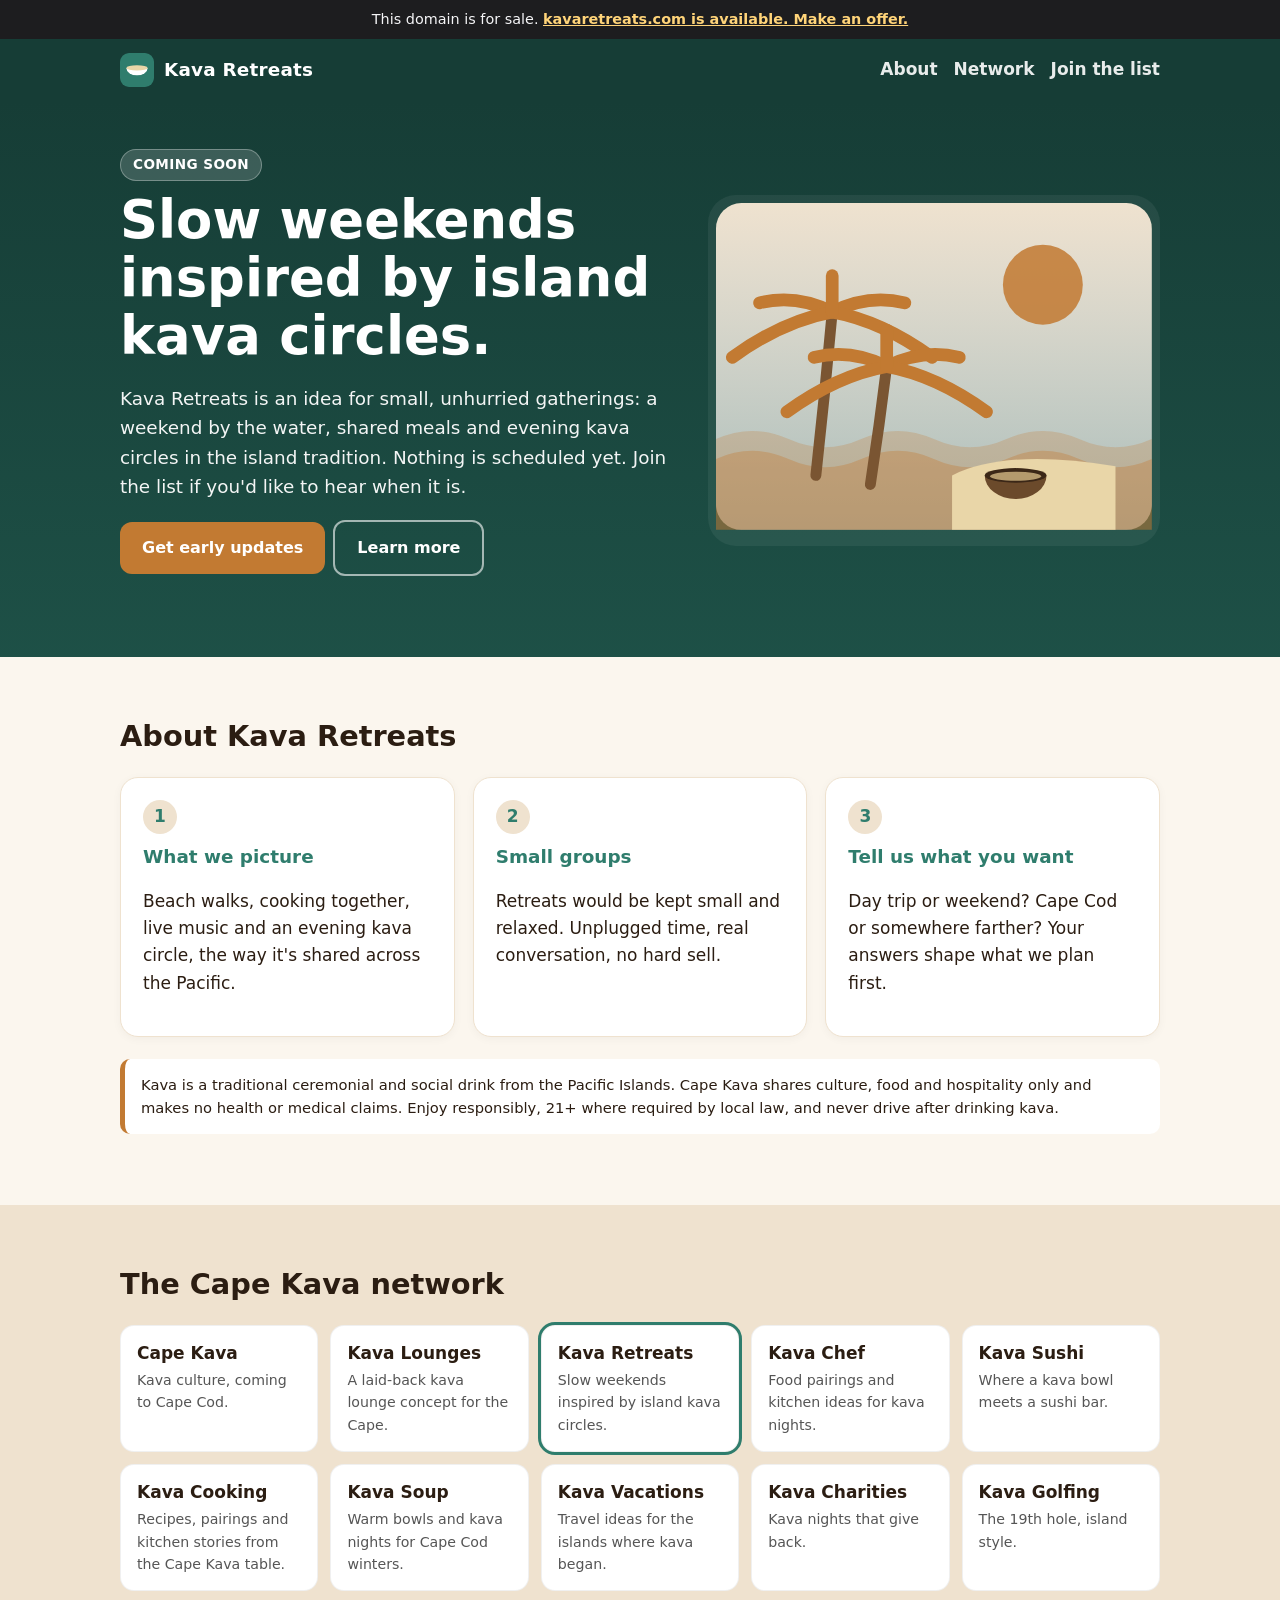
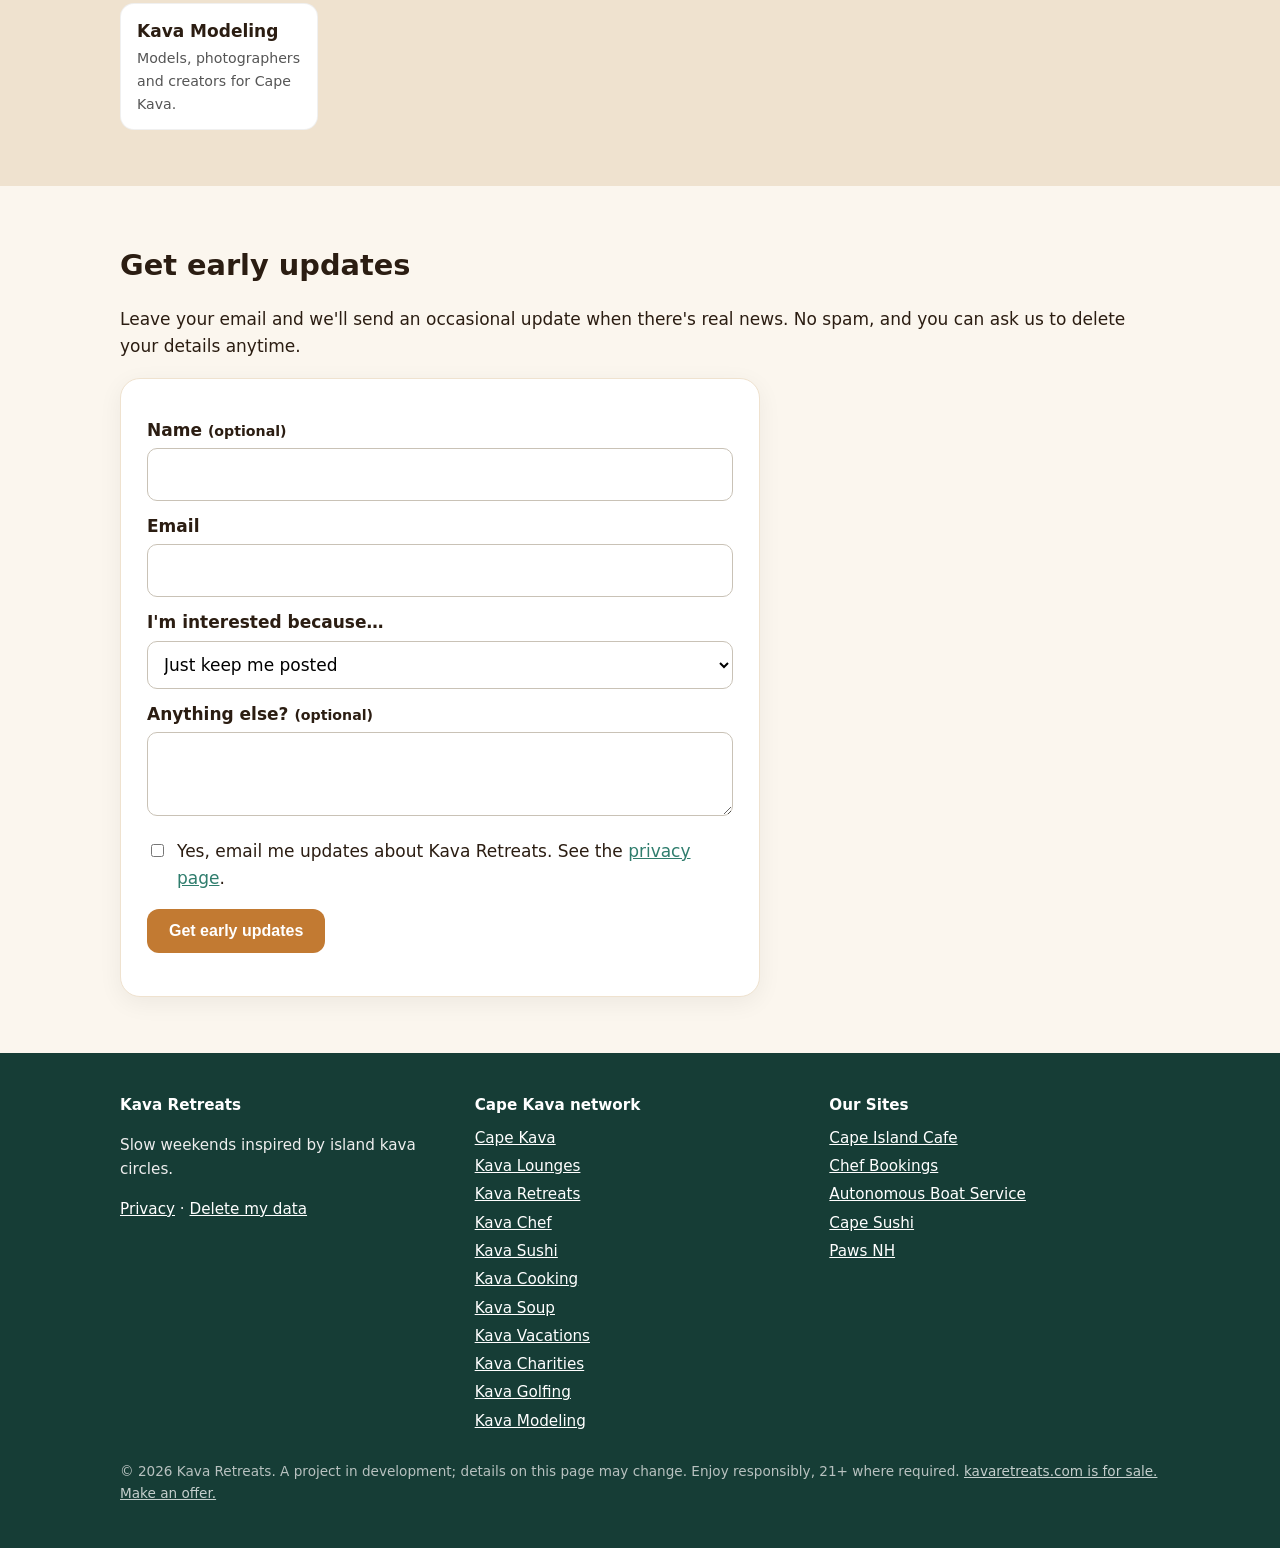
<file: index.html>
<!doctype html>
<html lang="en">
<head>
<meta charset="utf-8">
<meta name="viewport" content="width=device-width,initial-scale=1">
<title>Kava Retreats: Slow weekends inspired by island kava circles.</title>
<meta name="description" content="Slow weekends inspired by island kava circles. Kava Retreats is an idea for small, unhurried gatherings: a weekend by the water, shared meals and evening kava circles in the island tradition.">
<link rel="canonical" href="https://platinum00001.github.io/kavaretreats.com/">
<meta name="theme-color" content="#163d36">
<meta property="og:type" content="website">
<meta property="og:site_name" content="Kava Retreats">
<meta property="og:title" content="Kava Retreats: Slow weekends inspired by island kava circles.">
<meta property="og:description" content="Slow weekends inspired by island kava circles. Kava Retreats is an idea for small, unhurried gatherings: a weekend by the water, shared meals and evening kava circles in the island tradition.">
<meta property="og:url" content="https://platinum00001.github.io/kavaretreats.com/">
<meta property="og:image" content="https://platinum00001.github.io/kavaretreats.com/og.png">
<meta property="og:image:width" content="1200"><meta property="og:image:height" content="630">
<meta name="twitter:card" content="summary_large_image">
<meta name="twitter:title" content="Kava Retreats: Slow weekends inspired by island kava circles.">
<meta name="twitter:description" content="Slow weekends inspired by island kava circles. Kava Retreats is an idea for small, unhurried gatherings: a weekend by the water, shared meals and evening kava circles in the island tradition.">
<meta name="twitter:image" content="https://platinum00001.github.io/kavaretreats.com/og.png">
<link rel="icon" href="favicon.svg" type="image/svg+xml">
<link rel="icon" href="favicon-32.png" sizes="32x32" type="image/png">
<link rel="apple-touch-icon" href="apple-touch-icon.png">
<link rel="manifest" href="site.webmanifest">
<link rel="stylesheet" href="css/style.css">
</head>
<body>
<div class="forsale" style="background:#1d1d1f;color:#f5f5f7;text-align:center;font-size:.9rem;padding:8px 12px">This domain is for sale. <a href="https://www.afternic.com/domain/kavaretreats.com" target="_blank" rel="noopener" style="color:#ffd479;font-weight:600">kavaretreats.com is available. Make an offer.</a></div>
<header class="top"><div class="wrap">
<a class="brand" href="./"><img src="favicon.svg" alt="" width="34" height="34">Kava Retreats</a>
<nav><a href="./#about" class="opt">About</a><a href="./#network" class="opt">Network</a><a href="./#join">Join the list</a></nav>
</div></header>
<main>
<section class="hero"><div class="wrap">
<div><span class="badge">Coming soon</span><h1>Slow weekends inspired by island kava circles.</h1><p class="lead">Kava Retreats is an idea for small, unhurried gatherings: a weekend by the water, shared meals and evening kava circles in the island tradition. Nothing is scheduled yet. Join the list if you&#x27;d like to hear when it is.</p>
<p><a class="btn" href="#join">Get early updates</a><a class="btn ghost" href="#about">Learn more</a></p></div>
<div class="art"><svg viewBox="0 0 480 360" xmlns="http://www.w3.org/2000/svg" role="img" aria-hidden="true"><defs><linearGradient id="sky" x1="0" y1="0" x2="0" y2="1"><stop offset="0" stop-color="#efe2cf"/><stop offset="1" stop-color="#ffffff" stop-opacity="0.6"/></linearGradient></defs><rect width="480" height="360" rx="28" fill="url(#sky)"/><circle cx="360" cy="90" r="44" fill="#c27a32" opacity=".85"/><path d="M0 260 q40 -18 80 0 t80 0 t80 0 t80 0 t80 0 t80 0 v100 h-480z" fill="#c27a32" opacity=".25"/><path d="M0 282 q40 -18 80 0 t80 0 t80 0 t80 0 t80 0 t80 0 v78 h-480z" fill="#c27a32" opacity=".35"/><path d="M110 300 q10 -90.0 18 -180" stroke="#7a5532" stroke-width="12" fill="none" stroke-linecap="round"/><path d="M128 120 q-40 -20 -80 -10" stroke="#c27a32" stroke-width="14" fill="none" stroke-linecap="round"/><path d="M128 120 q40 -20 80 -10" stroke="#c27a32" stroke-width="14" fill="none" stroke-linecap="round"/><path d="M128 120 q-55 10 -110 50" stroke="#c27a32" stroke-width="14" fill="none" stroke-linecap="round"/><path d="M128 120 q55 10 110 50" stroke="#c27a32" stroke-width="14" fill="none" stroke-linecap="round"/><path d="M128 120 q0 -35 0 -40" stroke="#c27a32" stroke-width="14" fill="none" stroke-linecap="round"/><path d="M170 310 q10 -65.0 18 -130" stroke="#7a5532" stroke-width="12" fill="none" stroke-linecap="round"/><path d="M188 180 q-40 -20 -80 -10" stroke="#c27a32" stroke-width="14" fill="none" stroke-linecap="round"/><path d="M188 180 q40 -20 80 -10" stroke="#c27a32" stroke-width="14" fill="none" stroke-linecap="round"/><path d="M188 180 q-55 10 -110 50" stroke="#c27a32" stroke-width="14" fill="none" stroke-linecap="round"/><path d="M188 180 q55 10 110 50" stroke="#c27a32" stroke-width="14" fill="none" stroke-linecap="round"/><path d="M188 180 q0 -35 0 -40" stroke="#c27a32" stroke-width="14" fill="none" stroke-linecap="round"/><path d="M260 300 q60 -30 180 -10 v70 h-180z" fill="#e9d6a8"/><g transform="translate(330 300)"><path d="M-34 0 a34 26 0 0 0 68 0z" fill="#6b4a2b"/><ellipse cx="0" cy="0" rx="34" ry="8" fill="#3b2717"/><ellipse cx="0" cy="1" rx="28" ry="5" fill="#b49a6d"/></g></svg></div>
</div></section>
<section id="about"><div class="wrap"><h2>About Kava Retreats</h2><div class="cards"><div class="card"><span class="n">1</span><h3>What we picture</h3><p>Beach walks, cooking together, live music and an evening kava circle, the way it&#x27;s shared across the Pacific.</p></div><div class="card"><span class="n">2</span><h3>Small groups</h3><p>Retreats would be kept small and relaxed. Unplugged time, real conversation, no hard sell.</p></div><div class="card"><span class="n">3</span><h3>Tell us what you want</h3><p>Day trip or weekend? Cape Cod or somewhere farther? Your answers shape what we plan first.</p></div></div><p class="note">Kava is a traditional ceremonial and social drink from the Pacific Islands. Cape Kava shares culture, food and hospitality only and makes no health or medical claims. Enjoy responsibly, 21+ where required by local law, and never drive after drinking kava.</p></div></section>
<section class="band" id="network"><div class="wrap"><h2>The Cape Kava network</h2><div class="net"><a href="https://platinum00001.github.io/kapekava.com/">Cape Kava<small>Kava culture, coming to Cape Cod.</small></a><a href="https://platinum00001.github.io/kavalounges.com/">Kava Lounges<small>A laid-back kava lounge concept for the Cape.</small></a><a href="https://platinum00001.github.io/kavaretreats.com/" class="here" aria-current="page">Kava Retreats<small>Slow weekends inspired by island kava circles.</small></a><a href="https://platinum00001.github.io/kavachef.com/">Kava Chef<small>Food pairings and kitchen ideas for kava nights.</small></a><a href="https://platinum00001.github.io/kavasushi.com/">Kava Sushi<small>Where a kava bowl meets a sushi bar.</small></a><a href="https://platinum00001.github.io/kavacooking.com/">Kava Cooking<small>Recipes, pairings and kitchen stories from the Cape Kava table.</small></a><a href="https://platinum00001.github.io/kavasoup.com/">Kava Soup<small>Warm bowls and kava nights for Cape Cod winters.</small></a><a href="https://platinum00001.github.io/kavavacations.com/">Kava Vacations<small>Travel ideas for the islands where kava began.</small></a><a href="https://platinum00001.github.io/kavacharities.com/">Kava Charities<small>Kava nights that give back.</small></a><a href="https://platinum00001.github.io/kavagolfing.com/">Kava Golfing<small>The 19th hole, island style.</small></a><a href="https://platinum00001.github.io/kavamodeling.com/">Kava Modeling<small>Models, photographers and creators for Cape Kava.</small></a></div></div></section>
<section id="join"><div class="wrap"><h2>Get early updates</h2>
<p>Leave your email and we'll send an occasional update when there's real news. No spam, and you can ask us to delete your details anytime.</p>
<form class="signup" id="signup" novalidate>
<label for="f-name">Name <small>(optional)</small></label><input id="f-name" name="name" type="text" maxlength="120" autocomplete="name">
<label for="f-email">Email</label><input id="f-email" name="email" type="email" maxlength="200" required autocomplete="email">
<label for="f-interest">I'm interested because…</label><select id="f-interest" name="interest"><option>Just keep me posted</option><option>I&#x27;d visit a kava lounge on the Cape</option><option>I want to attend events or tastings</option><option>I run a cafe, bar or venue</option><option>I&#x27;d like to help, volunteer or partner</option></select>
<label for="f-note">Anything else? <small>(optional)</small></label><textarea id="f-note" name="note" maxlength="600"></textarea>
<div class="hp" aria-hidden="true"><label for="f-web">Website</label><input id="f-web" name="website_url" type="text" tabindex="-1" autocomplete="off"></div>
<label class="check"><input type="checkbox" name="consent" required> <span>Yes, email me updates about Kava Retreats. See the <a href="privacy.html">privacy page</a>.</span></label>
<p><button class="btn" type="submit">Get early updates</button></p>
<div class="msg" id="signup-msg" role="status" aria-live="polite"></div>
</form></div></section>
</main>
<footer><div class="wrap">
<div class="cols">
<div><h4>Kava Retreats</h4><p>Slow weekends inspired by island kava circles.</p><p><a href="privacy.html">Privacy</a> · <a href="privacy.html#data-deletion">Delete my data</a></p></div>
<div><h4>Cape Kava network</h4><ul><li><a href="https://platinum00001.github.io/kapekava.com/">Cape Kava</a></li><li><a href="https://platinum00001.github.io/kavalounges.com/">Kava Lounges</a></li><li><a href="https://platinum00001.github.io/kavaretreats.com/">Kava Retreats</a></li><li><a href="https://platinum00001.github.io/kavachef.com/">Kava Chef</a></li><li><a href="https://platinum00001.github.io/kavasushi.com/">Kava Sushi</a></li><li><a href="https://platinum00001.github.io/kavacooking.com/">Kava Cooking</a></li><li><a href="https://platinum00001.github.io/kavasoup.com/">Kava Soup</a></li><li><a href="https://platinum00001.github.io/kavavacations.com/">Kava Vacations</a></li><li><a href="https://platinum00001.github.io/kavacharities.com/">Kava Charities</a></li><li><a href="https://platinum00001.github.io/kavagolfing.com/">Kava Golfing</a></li><li><a href="https://platinum00001.github.io/kavamodeling.com/">Kava Modeling</a></li></ul></div><div><h4>Our Sites</h4><ul><li><a href="https://capeislandcafe.com/">Cape Island Cafe</a></li><li><a href="https://chefbookings.org/">Chef Bookings</a></li><li><a href="https://platinum00001.github.io/autonomousboatservice.com/">Autonomous Boat Service</a></li><li><a href="https://platinum00001.github.io/capesushi.com/">Cape Sushi</a></li><li><a href="https://platinum00001.github.io/pawsnh.com/">Paws NH</a></li></ul></div>
</div>
<p class="fine">© 2026 Kava Retreats. A project in development; details on this page may change. Enjoy responsibly, 21+ where required. <a href="https://www.afternic.com/domain/kavaretreats.com" target="_blank" rel="noopener">kavaretreats.com is for sale. Make an offer.</a></p>
</div></footer>
<script type="application/ld+json">{"@context": "https://schema.org", "@type": "WebSite", "name": "Kava Retreats", "url": "https://platinum00001.github.io/kavaretreats.com/", "description": "Slow weekends inspired by island kava circles."}</script>
<script src="config.js"></script><script src="js/form.js"></script>
</body></html>
</file>
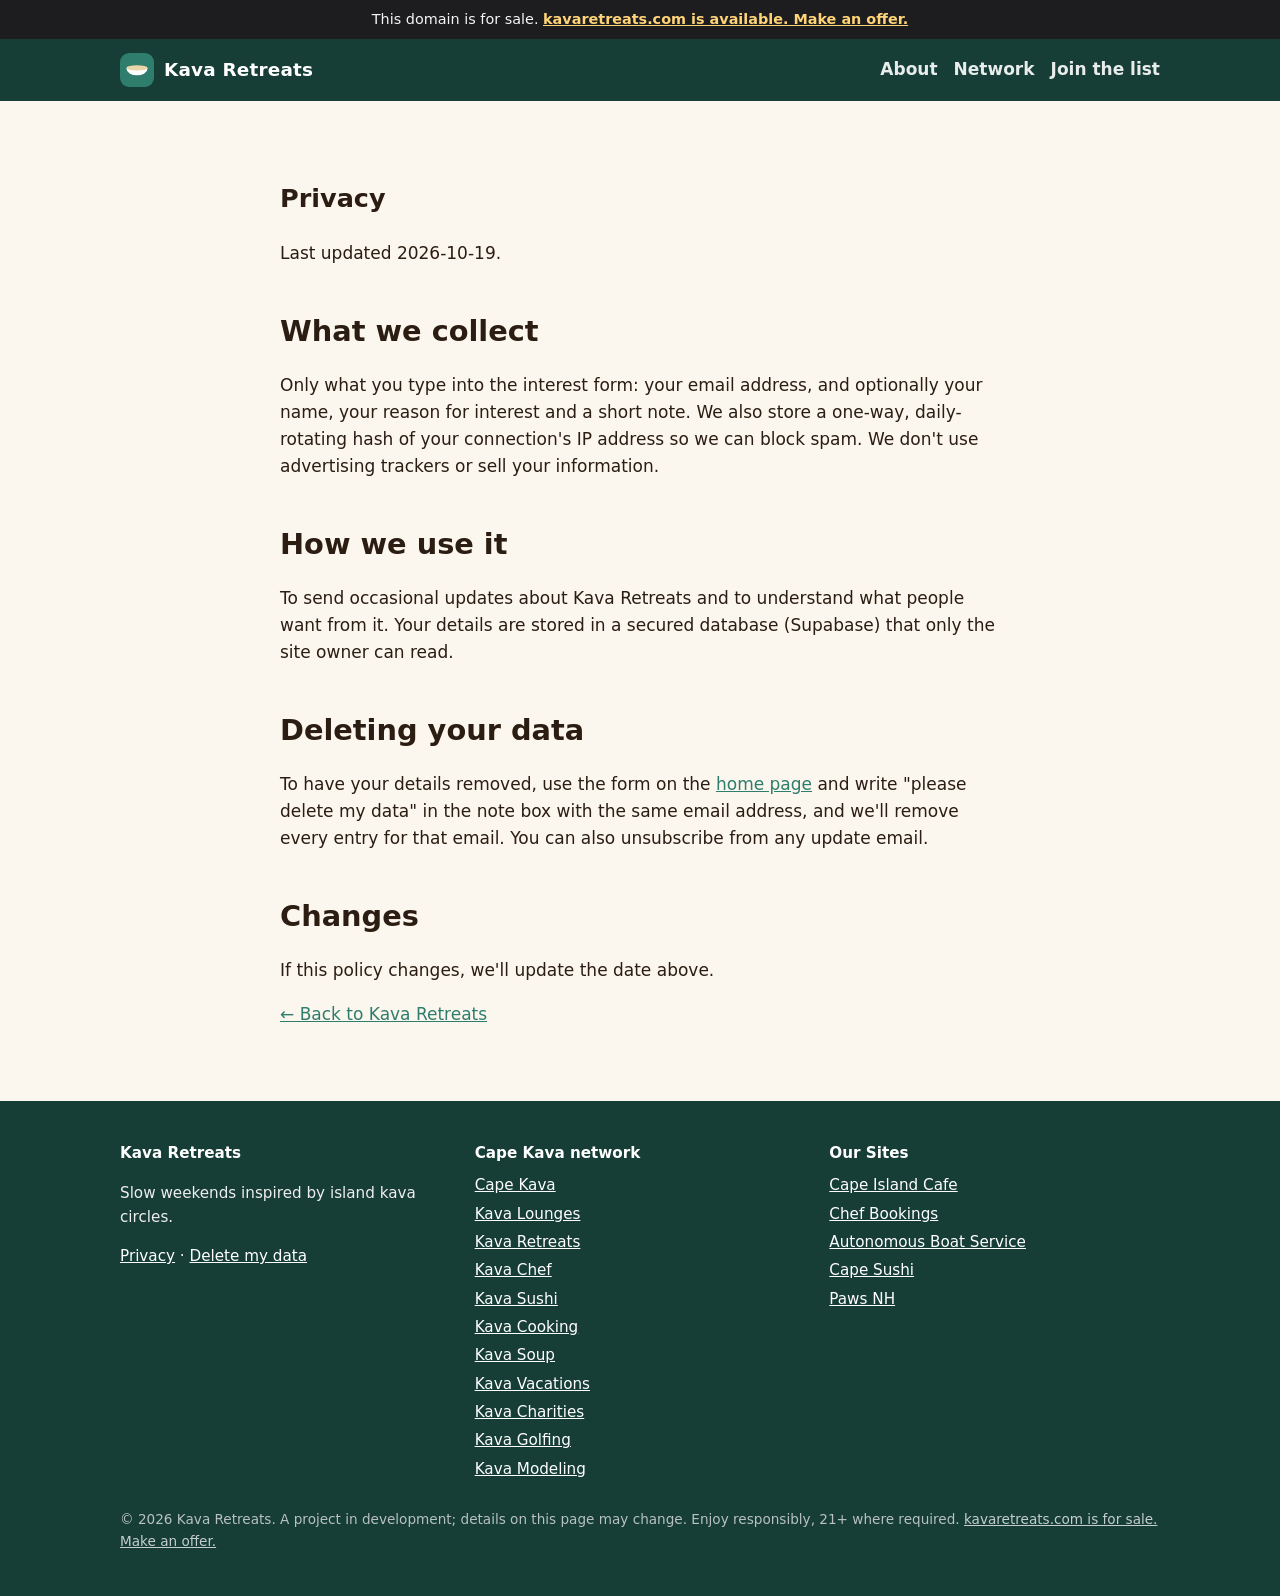
<file: privacy.html>
<!doctype html>
<html lang="en">
<head>
<meta charset="utf-8">
<meta name="viewport" content="width=device-width,initial-scale=1">
<title>Privacy | Kava Retreats</title>
<meta name="description" content="How Kava Retreats handles the details you share on this site.">
<link rel="canonical" href="https://platinum00001.github.io/kavaretreats.com/privacy.html">
<meta name="theme-color" content="#163d36">
<meta property="og:type" content="website">
<meta property="og:site_name" content="Kava Retreats">
<meta property="og:title" content="Privacy | Kava Retreats">
<meta property="og:description" content="How Kava Retreats handles the details you share on this site.">
<meta property="og:url" content="https://platinum00001.github.io/kavaretreats.com/privacy.html">
<meta property="og:image" content="https://platinum00001.github.io/kavaretreats.com/og.png">
<meta property="og:image:width" content="1200"><meta property="og:image:height" content="630">
<meta name="twitter:card" content="summary_large_image">
<meta name="twitter:title" content="Privacy | Kava Retreats">
<meta name="twitter:description" content="How Kava Retreats handles the details you share on this site.">
<meta name="twitter:image" content="https://platinum00001.github.io/kavaretreats.com/og.png">
<link rel="icon" href="favicon.svg" type="image/svg+xml">
<link rel="icon" href="favicon-32.png" sizes="32x32" type="image/png">
<link rel="apple-touch-icon" href="apple-touch-icon.png">
<link rel="manifest" href="site.webmanifest">
<link rel="stylesheet" href="css/style.css">
</head>
<body>
<div class="forsale" style="background:#1d1d1f;color:#f5f5f7;text-align:center;font-size:.9rem;padding:8px 12px">This domain is for sale. <a href="https://www.afternic.com/domain/kavaretreats.com" target="_blank" rel="noopener" style="color:#ffd479;font-weight:600">kavaretreats.com is available. Make an offer.</a></div>
<header class="top"><div class="wrap">
<a class="brand" href="./"><img src="favicon.svg" alt="" width="34" height="34">Kava Retreats</a>
<nav><a href="./#about" class="opt">About</a><a href="./#network" class="opt">Network</a><a href="./#join">Join the list</a></nav>
</div></header>
<main><section><div class="wrap prose">
<h1>Privacy</h1><p>Last updated 2026-10-19.</p>
<h2>What we collect</h2><p>Only what you type into the interest form: your email address, and optionally your name, your reason for interest and a short note. We also store a one-way, daily-rotating hash of your connection's IP address so we can block spam. We don't use advertising trackers or sell your information.</p>
<h2>How we use it</h2><p>To send occasional updates about Kava Retreats and to understand what people want from it. Your details are stored in a secured database (Supabase) that only the site owner can read.</p>
<h2 id="data-deletion">Deleting your data</h2><p>To have your details removed, use the form on the <a href="./#join">home page</a> and write "please delete my data" in the note box with the same email address, and we'll remove every entry for that email. You can also unsubscribe from any update email.</p>
<h2>Changes</h2><p>If this policy changes, we'll update the date above.</p>
<p><a href="./">← Back to Kava Retreats</a></p>
</div></section></main>
<footer><div class="wrap">
<div class="cols">
<div><h4>Kava Retreats</h4><p>Slow weekends inspired by island kava circles.</p><p><a href="privacy.html">Privacy</a> · <a href="privacy.html#data-deletion">Delete my data</a></p></div>
<div><h4>Cape Kava network</h4><ul><li><a href="https://platinum00001.github.io/kapekava.com/">Cape Kava</a></li><li><a href="https://platinum00001.github.io/kavalounges.com/">Kava Lounges</a></li><li><a href="https://platinum00001.github.io/kavaretreats.com/">Kava Retreats</a></li><li><a href="https://platinum00001.github.io/kavachef.com/">Kava Chef</a></li><li><a href="https://platinum00001.github.io/kavasushi.com/">Kava Sushi</a></li><li><a href="https://platinum00001.github.io/kavacooking.com/">Kava Cooking</a></li><li><a href="https://platinum00001.github.io/kavasoup.com/">Kava Soup</a></li><li><a href="https://platinum00001.github.io/kavavacations.com/">Kava Vacations</a></li><li><a href="https://platinum00001.github.io/kavacharities.com/">Kava Charities</a></li><li><a href="https://platinum00001.github.io/kavagolfing.com/">Kava Golfing</a></li><li><a href="https://platinum00001.github.io/kavamodeling.com/">Kava Modeling</a></li></ul></div><div><h4>Our Sites</h4><ul><li><a href="https://capeislandcafe.com/">Cape Island Cafe</a></li><li><a href="https://chefbookings.org/">Chef Bookings</a></li><li><a href="https://platinum00001.github.io/autonomousboatservice.com/">Autonomous Boat Service</a></li><li><a href="https://platinum00001.github.io/capesushi.com/">Cape Sushi</a></li><li><a href="https://platinum00001.github.io/pawsnh.com/">Paws NH</a></li></ul></div>
</div>
<p class="fine">© 2026 Kava Retreats. A project in development; details on this page may change. Enjoy responsibly, 21+ where required. <a href="https://www.afternic.com/domain/kavaretreats.com" target="_blank" rel="noopener">kavaretreats.com is for sale. Make an offer.</a></p>
</div></footer>
</body></html>
</file>
<file: css/style.css>
:root{--bg:#fbf6ee;--ink:#2b1d12;--accent:#2f7d6d;--accent2:#c27a32;--soft:#efe2cf;--hero:#163d36}
*{box-sizing:border-box}html{scroll-behavior:smooth}
body{margin:0;font:17px/1.6 system-ui,-apple-system,"Segoe UI",Roboto,Helvetica,Arial,sans-serif;color:var(--ink);background:var(--bg)}
a{color:var(--accent)}img,svg{max-width:100%;height:auto}
.wrap{max-width:1080px;margin:0 auto;padding:0 20px}
header.top{background:var(--hero);color:#fff}
header.top .wrap{display:flex;align-items:center;justify-content:space-between;gap:12px;padding-top:14px;padding-bottom:14px}
.brand{display:flex;align-items:center;gap:10px;color:#fff;text-decoration:none;font-weight:800;font-size:1.15rem;letter-spacing:.2px}
.brand img{width:34px;height:34px;border-radius:9px}
header.top nav a{color:#fff;opacity:.9;margin-left:16px;text-decoration:none;font-weight:600}
header.top nav a:hover{opacity:1;text-decoration:underline}
.hero{background:linear-gradient(180deg,var(--hero),color-mix(in srgb,var(--hero) 70%,var(--accent)));color:#fff;padding:48px 0 64px}
.hero .wrap{display:grid;grid-template-columns:1.1fr .9fr;gap:36px;align-items:center}
.hero h1{font-size:clamp(2rem,4.6vw,3.3rem);line-height:1.1;margin:.2em 0 .3em}
.hero p.lead{font-size:1.15rem;opacity:.95;max-width:38em}
.badge{display:inline-block;background:rgba(255,255,255,.16);border:1px solid rgba(255,255,255,.3);padding:4px 12px;border-radius:99px;font-size:.85rem;font-weight:700;letter-spacing:.4px;text-transform:uppercase}
.btn{display:inline-block;background:var(--accent2);color:#fff;font-weight:700;padding:13px 22px;border-radius:12px;text-decoration:none;border:0;cursor:pointer;font-size:1rem}
.btn:hover{filter:brightness(1.08)}
.btn.ghost{background:transparent;border:2px solid rgba(255,255,255,.6);margin-left:8px}
.art{background:rgba(255,255,255,.06);border-radius:28px;padding:8px}
section{padding:56px 0}
section h2{font-size:1.8rem;margin:0 0 18px}
.cards{display:grid;grid-template-columns:repeat(auto-fit,minmax(230px,1fr));gap:18px}
.card{background:#fff;border:1px solid var(--soft);border-radius:18px;padding:22px;box-shadow:0 2px 10px rgba(0,0,0,.04)}
.card h3{margin:.1em 0 .4em;font-size:1.15rem;color:var(--accent)}
.card .n{display:inline-grid;place-items:center;width:34px;height:34px;border-radius:50%;background:var(--soft);color:var(--accent);font-weight:800;margin-bottom:6px}
.band{background:var(--soft)}
.net{display:grid;grid-template-columns:repeat(auto-fit,minmax(180px,1fr));gap:12px}
.net a{display:block;background:#fff;border-radius:14px;padding:14px 16px;text-decoration:none;color:var(--ink);border:1px solid rgba(0,0,0,.06);font-weight:700}
.net a small{display:block;font-weight:400;color:#555;margin-top:2px}
.net a.here{outline:3px solid var(--accent);pointer-events:none}
form.signup{background:#fff;border-radius:20px;padding:26px;border:1px solid var(--soft);max-width:640px;box-shadow:0 6px 24px rgba(0,0,0,.06)}
form.signup label{display:block;font-weight:700;margin:12px 0 4px}
form.signup input[type=text],form.signup input[type=email],form.signup select,form.signup textarea{width:100%;padding:12px;border:1px solid #c9c2b6;border-radius:10px;font:inherit;background:#fff}
form.signup textarea{min-height:84px}
form.signup .check{display:flex;gap:10px;align-items:flex-start;font-weight:400;margin-top:14px}
form.signup .check input{margin-top:6px}
.hp{position:absolute!important;left:-9999px!important;width:1px;height:1px;overflow:hidden}
.msg{margin-top:14px;padding:12px 14px;border-radius:10px;display:none}
.msg.ok{display:block;background:#e6f4ea;color:#1e5b2f}.msg.err{display:block;background:#fdecea;color:#8a1c12}
.note{font-size:.92rem;background:#fff;border-left:5px solid var(--accent2);padding:14px 16px;border-radius:10px;margin-top:22px}
footer{background:var(--hero);color:#eee;padding:40px 0 30px;font-size:.95rem}
footer a{color:#fff}
footer .cols{display:grid;grid-template-columns:repeat(auto-fit,minmax(220px,1fr));gap:24px}
footer h4{margin:0 0 8px;color:#fff}
footer ul{list-style:none;padding:0;margin:0}footer li{margin:4px 0}
footer .fine{opacity:.75;margin-top:24px;font-size:.85rem}
.prose{max-width:760px}.prose h2{margin-top:1.4em}
@media (max-width:820px){.hero .wrap{grid-template-columns:1fr}.art{max-width:420px}header.top nav a{margin-left:10px;font-size:.92rem}}
@media (max-width:480px){header.top nav .opt{display:none}.btn.ghost{margin:10px 0 0}}
</file>
